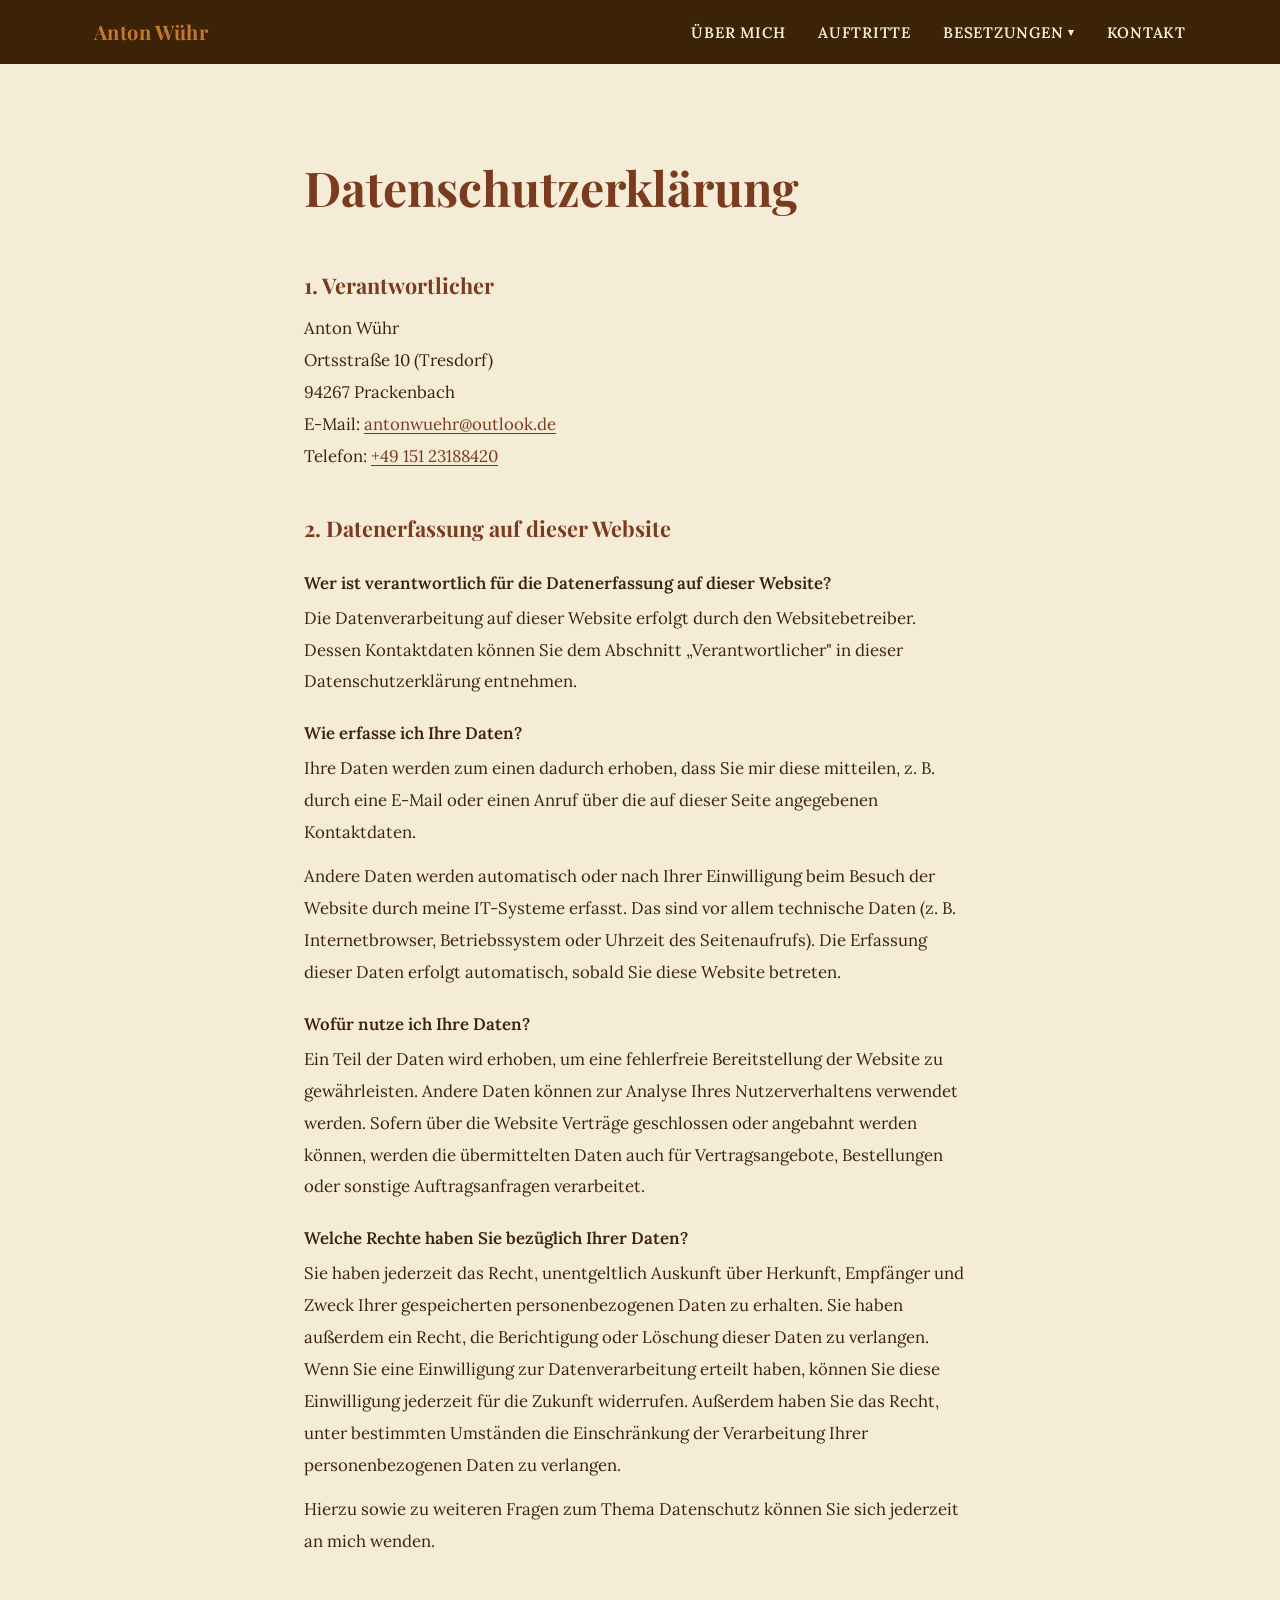
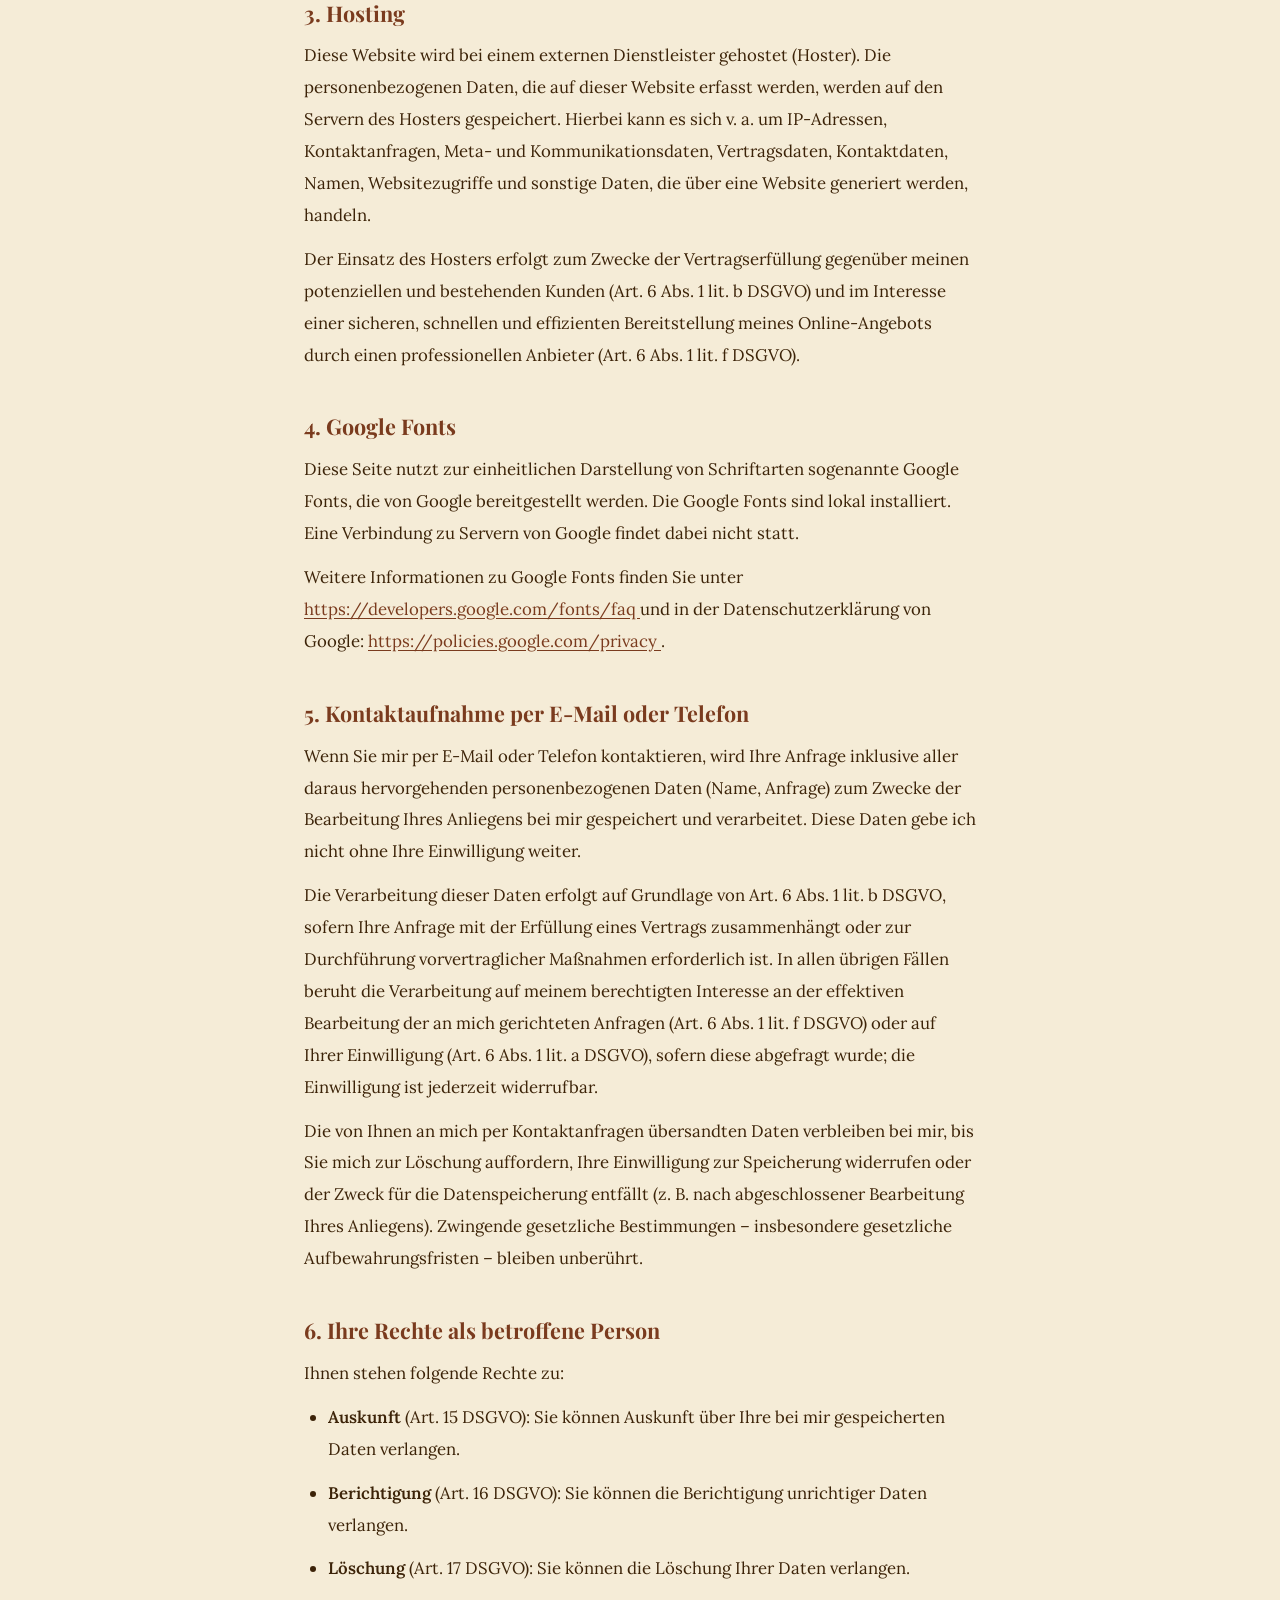
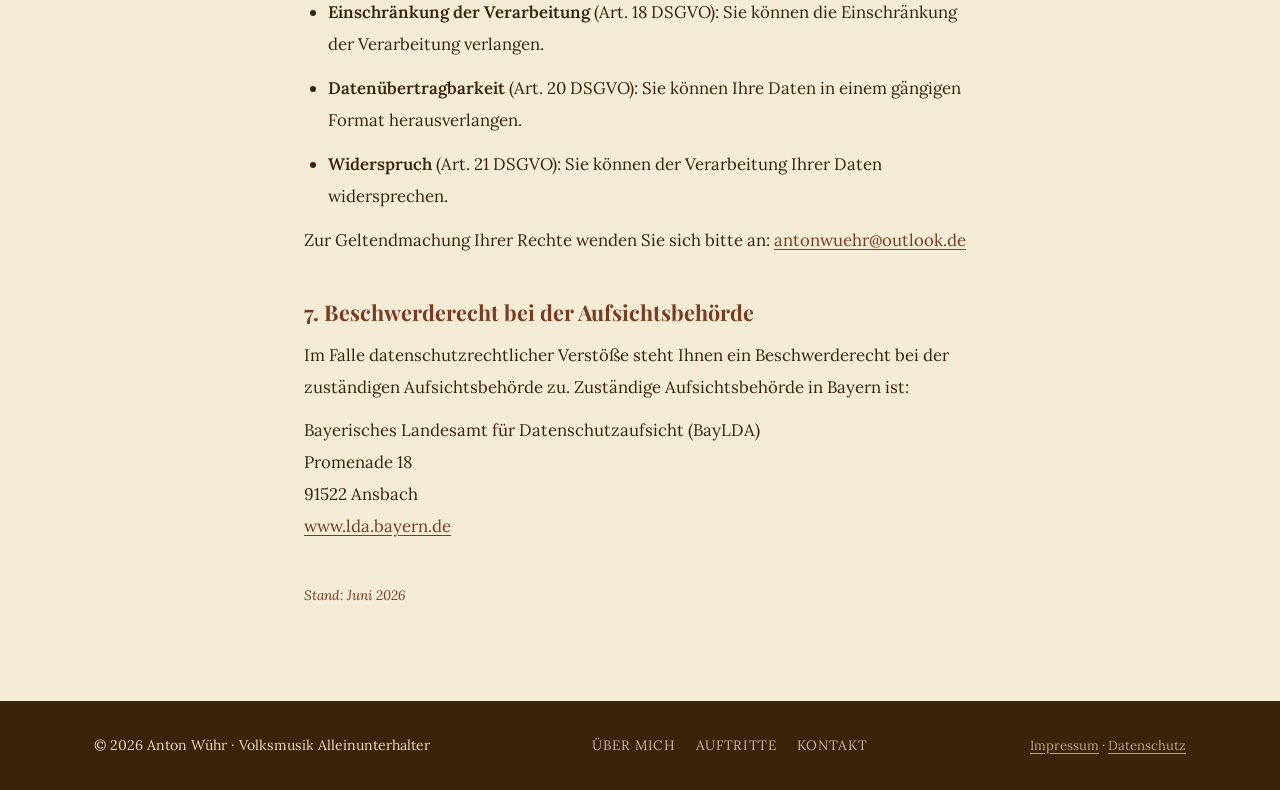
<file: datenschutz.html>
<!DOCTYPE html>
<html lang="de">
<head>
  <meta charset="UTF-8">
  <meta name="viewport" content="width=device-width, initial-scale=1.0">
  <meta name="robots" content="noindex, nofollow">
  <title>Datenschutzerklärung – Anton Wühr</title>
  <link rel="stylesheet" href="css/fonts.css">
  <link rel="stylesheet" href="css/style.css">
  <style>
    .legal-page { padding-block: 5rem; background: var(--color-cream); min-height: 60vh; }
    .legal-page h1 { font-family: var(--font-heading); font-size: clamp(2rem, 5vw, 3rem); color: var(--color-chestnut); margin-bottom: 2rem; }
    .legal-page h2 { font-family: var(--font-heading); font-size: 1.35rem; color: var(--color-chestnut); margin-top: 2.25rem; margin-bottom: 0.5rem; }
    .legal-page h3 { font-family: var(--font-body); font-size: 1.05rem; font-weight: 600; color: var(--color-bark); margin-top: 1.25rem; margin-bottom: 0.3rem; }
    .legal-page p, .legal-page address, .legal-page li { line-height: 1.9; margin-bottom: 0.75rem; font-style: normal; }
    .legal-page ul { padding-left: 1.5rem; list-style: disc; }
    .legal-page a { color: var(--color-chestnut); }
    .legal-content { max-width: 720px; }
  </style>
</head>
<body>

  <header id="site-header">
    <nav class="nav-container" role="navigation" aria-label="Hauptnavigation">
      <a class="nav-logo" href="index.html">Anton Wühr</a>
      <button class="nav-toggle" aria-label="Menü öffnen" aria-expanded="false" aria-controls="nav-menu">
        <span class="hamburger"></span>
      </button>
      <ul id="nav-menu" class="nav-links" role="list">
        <li><a href="index.html#ueber-mich">Über mich</a></li>
        <li><a href="index.html#auftritte">Auftritte</a></li>
        <li class="nav-dropdown">
          <button class="nav-dropdown-toggle" aria-expanded="false" aria-haspopup="true">
            Besetzungen <span class="nav-dropdown-arrow">▾</span>
          </button>
          <ul class="nav-dropdown-menu" role="menu">
            <li><a href="hausbeng-buam.html">Hausbeng Buam</a></li>
            <li><a href="surhaxxenfresser.html">Surhaxxenfresser</a></li>
            <li><span>Arberwoidtrio</span></li>
            <li><span>Hoibgscharig</span></li>
          </ul>
        </li>
        <li><a href="index.html#kontakt">Kontakt</a></li>
      </ul>
    </nav>
  </header>

  <main>
    <section class="legal-page">
      <div class="container legal-content">
        <h1>Datenschutzerklärung</h1>

        <h2>1. Verantwortlicher</h2>
        <address>
          Anton Wühr<br>
          Ortsstraße 10 (Tresdorf)<br>
          94267 Prackenbach<br>
          E-Mail: <a href="mailto:antonwuehr@outlook.de">antonwuehr@outlook.de</a><br>
          Telefon: <a href="tel:+4915123188420">+49 151 23188420</a>
        </address>

        <h2>2. Datenerfassung auf dieser Website</h2>

        <h3>Wer ist verantwortlich für die Datenerfassung auf dieser Website?</h3>
        <p>
          Die Datenverarbeitung auf dieser Website erfolgt durch den Websitebetreiber.
          Dessen Kontaktdaten können Sie dem Abschnitt „Verantwortlicher" in dieser
          Datenschutzerklärung entnehmen.
        </p>

        <h3>Wie erfasse ich Ihre Daten?</h3>
        <p>
          Ihre Daten werden zum einen dadurch erhoben, dass Sie mir diese mitteilen,
          z.&nbsp;B. durch eine E-Mail oder einen Anruf über die auf dieser Seite angegebenen
          Kontaktdaten.
        </p>
        <p>
          Andere Daten werden automatisch oder nach Ihrer Einwilligung beim Besuch der
          Website durch meine IT-Systeme erfasst. Das sind vor allem technische Daten
          (z.&nbsp;B. Internetbrowser, Betriebssystem oder Uhrzeit des Seitenaufrufs).
          Die Erfassung dieser Daten erfolgt automatisch, sobald Sie diese Website betreten.
        </p>

        <h3>Wofür nutze ich Ihre Daten?</h3>
        <p>
          Ein Teil der Daten wird erhoben, um eine fehlerfreie Bereitstellung der Website
          zu gewährleisten. Andere Daten können zur Analyse Ihres Nutzerverhaltens verwendet
          werden. Sofern über die Website Verträge geschlossen oder angebahnt werden können,
          werden die übermittelten Daten auch für Vertragsangebote, Bestellungen oder
          sonstige Auftragsanfragen verarbeitet.
        </p>

        <h3>Welche Rechte haben Sie bezüglich Ihrer Daten?</h3>
        <p>
          Sie haben jederzeit das Recht, unentgeltlich Auskunft über Herkunft, Empfänger
          und Zweck Ihrer gespeicherten personenbezogenen Daten zu erhalten. Sie haben
          außerdem ein Recht, die Berichtigung oder Löschung dieser Daten zu verlangen.
          Wenn Sie eine Einwilligung zur Datenverarbeitung erteilt haben, können Sie diese
          Einwilligung jederzeit für die Zukunft widerrufen. Außerdem haben Sie das Recht,
          unter bestimmten Umständen die Einschränkung der Verarbeitung Ihrer
          personenbezogenen Daten zu verlangen.
        </p>
        <p>
          Hierzu sowie zu weiteren Fragen zum Thema Datenschutz können Sie sich jederzeit
          an mich wenden.
        </p>

        <h2>3. Hosting</h2>
        <p>
          Diese Website wird bei einem externen Dienstleister gehostet (Hoster). Die
          personenbezogenen Daten, die auf dieser Website erfasst werden, werden auf den
          Servern des Hosters gespeichert. Hierbei kann es sich v.&nbsp;a. um IP-Adressen,
          Kontaktanfragen, Meta- und Kommunikationsdaten, Vertragsdaten, Kontaktdaten,
          Namen, Websitezugriffe und sonstige Daten, die über eine Website generiert werden,
          handeln.
        </p>
        <p>
          Der Einsatz des Hosters erfolgt zum Zwecke der Vertragserfüllung gegenüber meinen
          potenziellen und bestehenden Kunden (Art. 6 Abs. 1 lit. b DSGVO) und im Interesse
          einer sicheren, schnellen und effizienten Bereitstellung meines Online-Angebots
          durch einen professionellen Anbieter (Art. 6 Abs. 1 lit. f DSGVO).
        </p>

        <h2>4. Google Fonts</h2>
        <p>
          Diese Seite nutzt zur einheitlichen Darstellung von Schriftarten sogenannte
          Google Fonts, die von Google bereitgestellt werden. Die Google Fonts sind lokal
          installiert. Eine Verbindung zu Servern von Google findet dabei nicht statt.
        </p>
        <p>
          Weitere Informationen zu Google Fonts finden Sie unter
          <a href="https://developers.google.com/fonts/faq" target="_blank" rel="noopener noreferrer">
            https://developers.google.com/fonts/faq
          </a>
          und in der Datenschutzerklärung von Google:
          <a href="https://policies.google.com/privacy" target="_blank" rel="noopener noreferrer">
            https://policies.google.com/privacy
          </a>.
        </p>

        <h2>5. Kontaktaufnahme per E-Mail oder Telefon</h2>
        <p>
          Wenn Sie mir per E-Mail oder Telefon kontaktieren, wird Ihre Anfrage inklusive
          aller daraus hervorgehenden personenbezogenen Daten (Name, Anfrage) zum Zwecke
          der Bearbeitung Ihres Anliegens bei mir gespeichert und verarbeitet. Diese Daten
          gebe ich nicht ohne Ihre Einwilligung weiter.
        </p>
        <p>
          Die Verarbeitung dieser Daten erfolgt auf Grundlage von Art. 6 Abs. 1 lit. b
          DSGVO, sofern Ihre Anfrage mit der Erfüllung eines Vertrags zusammenhängt oder
          zur Durchführung vorvertraglicher Maßnahmen erforderlich ist. In allen übrigen
          Fällen beruht die Verarbeitung auf meinem berechtigten Interesse an der
          effektiven Bearbeitung der an mich gerichteten Anfragen (Art. 6 Abs. 1 lit. f
          DSGVO) oder auf Ihrer Einwilligung (Art. 6 Abs. 1 lit. a DSGVO), sofern diese
          abgefragt wurde; die Einwilligung ist jederzeit widerrufbar.
        </p>
        <p>
          Die von Ihnen an mich per Kontaktanfragen übersandten Daten verbleiben bei mir,
          bis Sie mich zur Löschung auffordern, Ihre Einwilligung zur Speicherung widerrufen
          oder der Zweck für die Datenspeicherung entfällt (z.&nbsp;B. nach abgeschlossener
          Bearbeitung Ihres Anliegens). Zwingende gesetzliche Bestimmungen – insbesondere
          gesetzliche Aufbewahrungsfristen – bleiben unberührt.
        </p>

        <h2>6. Ihre Rechte als betroffene Person</h2>
        <p>Ihnen stehen folgende Rechte zu:</p>
        <ul>
          <li><strong>Auskunft</strong> (Art. 15 DSGVO): Sie können Auskunft über Ihre bei mir gespeicherten Daten verlangen.</li>
          <li><strong>Berichtigung</strong> (Art. 16 DSGVO): Sie können die Berichtigung unrichtiger Daten verlangen.</li>
          <li><strong>Löschung</strong> (Art. 17 DSGVO): Sie können die Löschung Ihrer Daten verlangen.</li>
          <li><strong>Einschränkung der Verarbeitung</strong> (Art. 18 DSGVO): Sie können die Einschränkung der Verarbeitung verlangen.</li>
          <li><strong>Datenübertragbarkeit</strong> (Art. 20 DSGVO): Sie können Ihre Daten in einem gängigen Format herausverlangen.</li>
          <li><strong>Widerspruch</strong> (Art. 21 DSGVO): Sie können der Verarbeitung Ihrer Daten widersprechen.</li>
        </ul>
        <p>
          Zur Geltendmachung Ihrer Rechte wenden Sie sich bitte an:
          <a href="mailto:antonwuehr@outlook.de">antonwuehr@outlook.de</a>
        </p>

        <h2>7. Beschwerderecht bei der Aufsichtsbehörde</h2>
        <p>
          Im Falle datenschutzrechtlicher Verstöße steht Ihnen ein Beschwerderecht bei
          der zuständigen Aufsichtsbehörde zu. Zuständige Aufsichtsbehörde in Bayern ist:
        </p>
        <address>
          Bayerisches Landesamt für Datenschutzaufsicht (BayLDA)<br>
          Promenade 18<br>
          91522 Ansbach<br>
          <a href="https://www.lda.bayern.de" target="_blank" rel="noopener noreferrer">www.lda.bayern.de</a>
        </address>

        <p style="margin-top: 2.5rem; font-size: 0.85rem; color: var(--color-chestnut); font-style: italic;">
          Stand: Juni 2026
        </p>
      </div>
    </section>
  </main>

  <footer id="site-footer">
    <div class="container footer-inner">
      <p class="footer-copy">&copy; <span id="year"></span> Anton Wühr &middot; Volksmusik Alleinunterhalter</p>
      <nav class="footer-nav" aria-label="Footer-Navigation">
        <a href="index.html#ueber-mich">Über mich</a>
        <a href="index.html#auftritte">Auftritte</a>
        <a href="index.html#kontakt">Kontakt</a>
      </nav>
      <p class="footer-legal">
        <a href="impressum.html">Impressum</a> &middot; <a href="datenschutz.html">Datenschutz</a>
      </p>
    </div>
  </footer>

  <script src="js/main.js" defer></script>
</body>
</html>
</file>
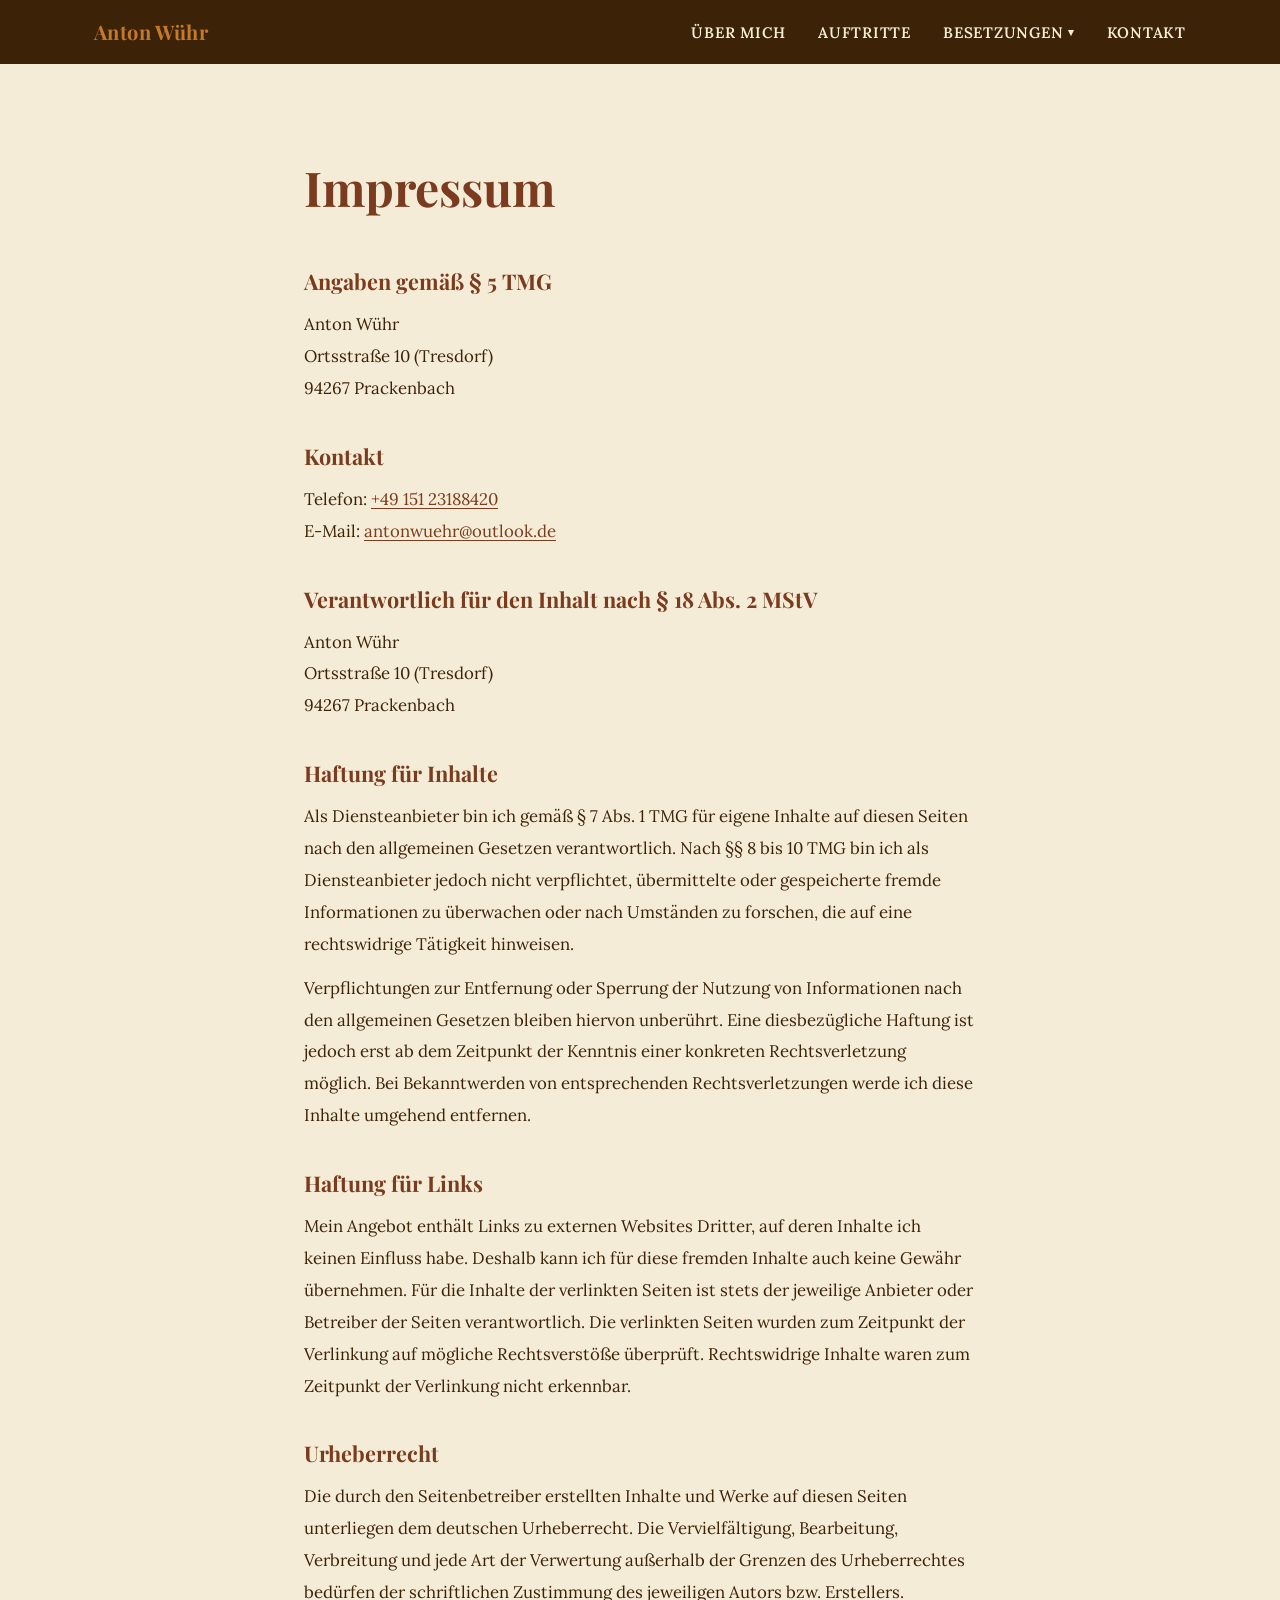
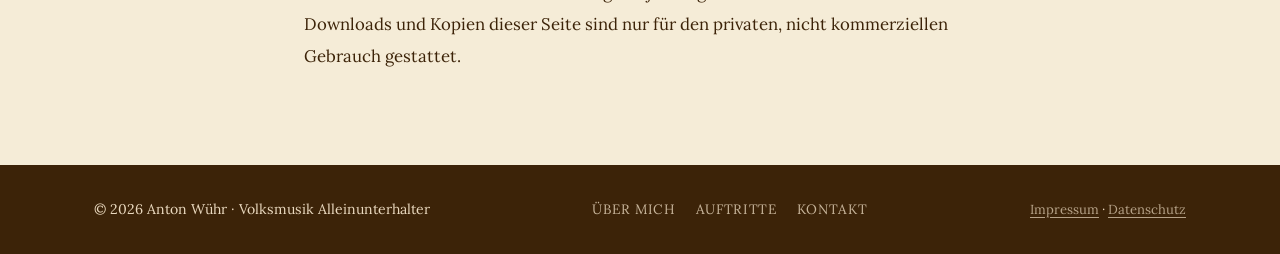
<file: impressum.html>
<!DOCTYPE html>
<html lang="de">
<head>
  <meta charset="UTF-8">
  <meta name="viewport" content="width=device-width, initial-scale=1.0">
  <meta name="robots" content="noindex, nofollow">
  <title>Impressum – Anton Wühr</title>
  <link rel="stylesheet" href="css/fonts.css">
  <link rel="stylesheet" href="css/style.css">
  <style>
    .legal-page { padding-block: 5rem; background: var(--color-cream); min-height: 60vh; }
    .legal-page h1 { font-family: var(--font-heading); font-size: clamp(2rem, 5vw, 3rem); color: var(--color-chestnut); margin-bottom: 2rem; }
    .legal-page h2 { font-family: var(--font-heading); font-size: 1.35rem; color: var(--color-chestnut); margin-top: 2rem; margin-bottom: 0.5rem; }
    .legal-page p, .legal-page address { line-height: 1.9; margin-bottom: 0.75rem; font-style: normal; }
    .legal-page a { color: var(--color-chestnut); }
    .legal-content { max-width: 720px; }
  </style>
</head>
<body>

  <header id="site-header">
    <nav class="nav-container" role="navigation" aria-label="Hauptnavigation">
      <a class="nav-logo" href="index.html">Anton Wühr</a>
      <button class="nav-toggle" aria-label="Menü öffnen" aria-expanded="false" aria-controls="nav-menu">
        <span class="hamburger"></span>
      </button>
      <ul id="nav-menu" class="nav-links" role="list">
        <li><a href="index.html#ueber-mich">Über mich</a></li>
        <li><a href="index.html#auftritte">Auftritte</a></li>
        <li class="nav-dropdown">
          <button class="nav-dropdown-toggle" aria-expanded="false" aria-haspopup="true">
            Besetzungen <span class="nav-dropdown-arrow">▾</span>
          </button>
          <ul class="nav-dropdown-menu" role="menu">
            <li><a href="hausbeng-buam.html">Hausbeng Buam</a></li>
            <li><a href="surhaxxenfresser.html">Surhaxxenfresser</a></li>
            <li><span>Arberwoidtrio</span></li>
            <li><span>Hoibgscharig</span></li>
          </ul>
        </li>
        <li><a href="index.html#kontakt">Kontakt</a></li>
      </ul>
    </nav>
  </header>

  <main>
    <section class="legal-page">
      <div class="container legal-content">
        <h1>Impressum</h1>

        <h2>Angaben gemäß § 5 TMG</h2>
        <address>
          Anton Wühr<br>
          Ortsstraße 10 (Tresdorf)<br>
          94267 Prackenbach
        </address>

        <h2>Kontakt</h2>
        <p>
          Telefon: <a href="tel:+4915123188420">+49 151 23188420</a><br>
          E-Mail: <a href="mailto:antonwuehr@outlook.de">antonwuehr@outlook.de</a>
        </p>

        <h2>Verantwortlich für den Inhalt nach § 18 Abs. 2 MStV</h2>
        <address>
          Anton Wühr<br>
          Ortsstraße 10 (Tresdorf)<br>
          94267 Prackenbach
        </address>

        <h2>Haftung für Inhalte</h2>
        <p>
          Als Diensteanbieter bin ich gemäß § 7 Abs. 1 TMG für eigene Inhalte auf diesen Seiten
          nach den allgemeinen Gesetzen verantwortlich. Nach §§ 8 bis 10 TMG bin ich als
          Diensteanbieter jedoch nicht verpflichtet, übermittelte oder gespeicherte fremde
          Informationen zu überwachen oder nach Umständen zu forschen, die auf eine rechtswidrige
          Tätigkeit hinweisen.
        </p>
        <p>
          Verpflichtungen zur Entfernung oder Sperrung der Nutzung von Informationen nach den
          allgemeinen Gesetzen bleiben hiervon unberührt. Eine diesbezügliche Haftung ist jedoch
          erst ab dem Zeitpunkt der Kenntnis einer konkreten Rechtsverletzung möglich. Bei
          Bekanntwerden von entsprechenden Rechtsverletzungen werde ich diese Inhalte umgehend
          entfernen.
        </p>

        <h2>Haftung für Links</h2>
        <p>
          Mein Angebot enthält Links zu externen Websites Dritter, auf deren Inhalte ich keinen
          Einfluss habe. Deshalb kann ich für diese fremden Inhalte auch keine Gewähr übernehmen.
          Für die Inhalte der verlinkten Seiten ist stets der jeweilige Anbieter oder Betreiber
          der Seiten verantwortlich. Die verlinkten Seiten wurden zum Zeitpunkt der Verlinkung
          auf mögliche Rechtsverstöße überprüft. Rechtswidrige Inhalte waren zum Zeitpunkt der
          Verlinkung nicht erkennbar.
        </p>

        <h2>Urheberrecht</h2>
        <p>
          Die durch den Seitenbetreiber erstellten Inhalte und Werke auf diesen Seiten unterliegen
          dem deutschen Urheberrecht. Die Vervielfältigung, Bearbeitung, Verbreitung und jede Art
          der Verwertung außerhalb der Grenzen des Urheberrechtes bedürfen der schriftlichen
          Zustimmung des jeweiligen Autors bzw. Erstellers. Downloads und Kopien dieser Seite sind
          nur für den privaten, nicht kommerziellen Gebrauch gestattet.
        </p>
      </div>
    </section>
  </main>

  <footer id="site-footer">
    <div class="container footer-inner">
      <p class="footer-copy">&copy; <span id="year"></span> Anton Wühr &middot; Volksmusik Alleinunterhalter</p>
      <nav class="footer-nav" aria-label="Footer-Navigation">
        <a href="index.html#ueber-mich">Über mich</a>
        <a href="index.html#auftritte">Auftritte</a>
        <a href="index.html#kontakt">Kontakt</a>
      </nav>
      <p class="footer-legal">
        <a href="impressum.html">Impressum</a> &middot; <a href="datenschutz.html">Datenschutz</a>
      </p>
    </div>
  </footer>

  <script src="js/main.js" defer></script>
</body>
</html>
</file>
<file: css/fonts.css>
/* Lokal gehostete Schriften - DSGVO-konform, keine Verbindung zu Google. */
/* Erzeugt aus Google Fonts (Playfair Display, Lora) - OFL-Lizenz. */

@font-face {
  font-family: 'Lora';
  font-style: italic;
  font-weight: 400;
  font-display: swap;
  src: url('../fonts/lora-400-italic-latin-ext.woff2') format('woff2');
  unicode-range: U+0100-02BA, U+02BD-02C5, U+02C7-02CC, U+02CE-02D7, U+02DD-02FF, U+0304, U+0308, U+0329, U+1D00-1DBF, U+1E00-1E9F, U+1EF2-1EFF, U+2020, U+20A0-20AB, U+20AD-20C0, U+2113, U+2C60-2C7F, U+A720-A7FF;
}
@font-face {
  font-family: 'Lora';
  font-style: italic;
  font-weight: 400;
  font-display: swap;
  src: url('../fonts/lora-400-italic-latin.woff2') format('woff2');
  unicode-range: U+0000-00FF, U+0131, U+0152-0153, U+02BB-02BC, U+02C6, U+02DA, U+02DC, U+0304, U+0308, U+0329, U+2000-206F, U+20AC, U+2122, U+2191, U+2193, U+2212, U+2215, U+FEFF, U+FFFD;
}
@font-face {
  font-family: 'Lora';
  font-style: normal;
  font-weight: 400;
  font-display: swap;
  src: url('../fonts/lora-400-normal-latin-ext.woff2') format('woff2');
  unicode-range: U+0100-02BA, U+02BD-02C5, U+02C7-02CC, U+02CE-02D7, U+02DD-02FF, U+0304, U+0308, U+0329, U+1D00-1DBF, U+1E00-1E9F, U+1EF2-1EFF, U+2020, U+20A0-20AB, U+20AD-20C0, U+2113, U+2C60-2C7F, U+A720-A7FF;
}
@font-face {
  font-family: 'Lora';
  font-style: normal;
  font-weight: 400;
  font-display: swap;
  src: url('../fonts/lora-400-normal-latin.woff2') format('woff2');
  unicode-range: U+0000-00FF, U+0131, U+0152-0153, U+02BB-02BC, U+02C6, U+02DA, U+02DC, U+0304, U+0308, U+0329, U+2000-206F, U+20AC, U+2122, U+2191, U+2193, U+2212, U+2215, U+FEFF, U+FFFD;
}
@font-face {
  font-family: 'Lora';
  font-style: normal;
  font-weight: 600;
  font-display: swap;
  src: url('../fonts/lora-600-normal-latin-ext.woff2') format('woff2');
  unicode-range: U+0100-02BA, U+02BD-02C5, U+02C7-02CC, U+02CE-02D7, U+02DD-02FF, U+0304, U+0308, U+0329, U+1D00-1DBF, U+1E00-1E9F, U+1EF2-1EFF, U+2020, U+20A0-20AB, U+20AD-20C0, U+2113, U+2C60-2C7F, U+A720-A7FF;
}
@font-face {
  font-family: 'Lora';
  font-style: normal;
  font-weight: 600;
  font-display: swap;
  src: url('../fonts/lora-600-normal-latin.woff2') format('woff2');
  unicode-range: U+0000-00FF, U+0131, U+0152-0153, U+02BB-02BC, U+02C6, U+02DA, U+02DC, U+0304, U+0308, U+0329, U+2000-206F, U+20AC, U+2122, U+2191, U+2193, U+2212, U+2215, U+FEFF, U+FFFD;
}
@font-face {
  font-family: 'Playfair Display';
  font-style: italic;
  font-weight: 400;
  font-display: swap;
  src: url('../fonts/playfair-display-400-italic-latin-ext.woff2') format('woff2');
  unicode-range: U+0100-02BA, U+02BD-02C5, U+02C7-02CC, U+02CE-02D7, U+02DD-02FF, U+0304, U+0308, U+0329, U+1D00-1DBF, U+1E00-1E9F, U+1EF2-1EFF, U+2020, U+20A0-20AB, U+20AD-20C0, U+2113, U+2C60-2C7F, U+A720-A7FF;
}
@font-face {
  font-family: 'Playfair Display';
  font-style: italic;
  font-weight: 400;
  font-display: swap;
  src: url('../fonts/playfair-display-400-italic-latin.woff2') format('woff2');
  unicode-range: U+0000-00FF, U+0131, U+0152-0153, U+02BB-02BC, U+02C6, U+02DA, U+02DC, U+0304, U+0308, U+0329, U+2000-206F, U+20AC, U+2122, U+2191, U+2193, U+2212, U+2215, U+FEFF, U+FFFD;
}
@font-face {
  font-family: 'Playfair Display';
  font-style: normal;
  font-weight: 700;
  font-display: swap;
  src: url('../fonts/playfair-display-700-normal-latin-ext.woff2') format('woff2');
  unicode-range: U+0100-02BA, U+02BD-02C5, U+02C7-02CC, U+02CE-02D7, U+02DD-02FF, U+0304, U+0308, U+0329, U+1D00-1DBF, U+1E00-1E9F, U+1EF2-1EFF, U+2020, U+20A0-20AB, U+20AD-20C0, U+2113, U+2C60-2C7F, U+A720-A7FF;
}
@font-face {
  font-family: 'Playfair Display';
  font-style: normal;
  font-weight: 700;
  font-display: swap;
  src: url('../fonts/playfair-display-700-normal-latin.woff2') format('woff2');
  unicode-range: U+0000-00FF, U+0131, U+0152-0153, U+02BB-02BC, U+02C6, U+02DA, U+02DC, U+0304, U+0308, U+0329, U+2000-206F, U+20AC, U+2122, U+2191, U+2193, U+2212, U+2215, U+FEFF, U+FFFD;
}
</file>
<file: css/style.css>
/* =========================================================
   Anton Wühr — Volksmusik Alleinunterhalter
   Style sheet: traditional/rustic Bavarian folk aesthetic
   ========================================================= */

/* ----- Custom Properties ----- */
:root {
  --color-bark:      #3C2308;
  --color-chestnut:  #7A3B1E;
  --color-amber:     #C47A2B;
  --color-amber-light: #D9943E;
  --color-cream:     #F5ECD7;
  --color-linen:     #EAD9BF;
  --color-sage:      #6B7D5C;
  --color-white:     #FDFAF5;

  --font-heading: 'Playfair Display', Georgia, serif;
  --font-body:    'Lora', Georgia, serif;

  --nav-height: 64px;
  --radius: 2px;
  --transition: 0.25s ease;
}

/* ----- Reset & Base ----- */
*, *::before, *::after {
  box-sizing: border-box;
  margin: 0;
  padding: 0;
}

html {
  scroll-behavior: smooth;
  font-size: 16px;
}

body {
  font-family: var(--font-body);
  font-size: 1.05rem;
  line-height: 1.8;
  color: var(--color-bark);
  background-color: var(--color-cream);
}

img {
  display: block;
  max-width: 100%;
  height: auto;
}

a {
  color: var(--color-chestnut);
  text-decoration: underline;
  text-underline-offset: 3px;
  transition: color var(--transition);
}

a:hover {
  color: var(--color-amber);
}

ul {
  list-style: none;
}

/* ----- Layout Utilities ----- */
.container {
  max-width: 1140px;
  margin-inline: auto;
  padding-inline: 1.5rem;
}

.two-col {
  display: grid;
  gap: 3rem;
  grid-template-columns: 1fr;
}

@media (min-width: 900px) {
  .two-col {
    grid-template-columns: 1fr 1fr;
    align-items: start;
  }
}

/* ----- Buttons ----- */
.btn {
  display: inline-block;
  padding: 0.7em 2em;
  border-radius: var(--radius);
  font-family: var(--font-body);
  font-size: 0.95rem;
  font-weight: 600;
  letter-spacing: 0.04em;
  text-decoration: none;
  cursor: pointer;
  transition: filter var(--transition), background var(--transition), color var(--transition);
}

.btn-primary {
  background: var(--color-amber);
  color: var(--color-bark);
  border: 2px solid var(--color-amber);
}

.btn-primary:hover {
  background: var(--color-amber-light);
  border-color: var(--color-amber-light);
  color: var(--color-bark);
  filter: none;
}

.btn-secondary {
  background: transparent;
  color: var(--color-chestnut);
  border: 2px solid var(--color-chestnut);
}

.btn-secondary:hover {
  background: var(--color-chestnut);
  color: var(--color-white);
}

/* ----- Navigation ----- */
#site-header {
  position: sticky;
  top: 0;
  z-index: 100;
  background: var(--color-bark);
  height: var(--nav-height);
  transition: box-shadow var(--transition);
}

#site-header.scrolled {
  box-shadow: 0 2px 16px rgba(0, 0, 0, 0.45);
}

.nav-container {
  max-width: 1140px;
  margin-inline: auto;
  padding-inline: 1.5rem;
  height: 100%;
  display: flex;
  align-items: center;
  justify-content: space-between;
}

.nav-logo {
  font-family: var(--font-heading);
  font-size: 1.25rem;
  font-weight: 700;
  color: var(--color-amber);
  text-decoration: none;
  letter-spacing: 0.02em;
  flex-shrink: 0;
}

.nav-logo:hover {
  color: var(--color-amber-light);
}

.nav-links {
  display: flex;
  gap: 2rem;
  align-items: center;
}

.nav-links a {
  font-family: var(--font-body);
  font-size: 0.95rem;
  font-weight: 600;
  color: var(--color-cream);
  text-decoration: none;
  letter-spacing: 0.05em;
  text-transform: uppercase;
  padding-block: 0.25em;
  border-bottom: 2px solid transparent;
  transition: color var(--transition), border-color var(--transition);
}

.nav-links a:hover {
  color: var(--color-amber);
  border-bottom-color: var(--color-amber);
}

/* Dropdown nav */
.nav-dropdown {
  position: relative;
}

.nav-dropdown-toggle {
  -webkit-appearance: none;
  appearance: none;
  font-family: var(--font-body);
  font-size: 0.95rem;
  font-weight: 600;
  color: var(--color-cream);
  background: none;
  border: none;
  border-bottom: 2px solid transparent;
  cursor: pointer;
  letter-spacing: 0.05em;
  text-transform: uppercase;
  padding-block: 0.25em;
  padding-inline: 0;
  margin: 0;
  display: inline-flex;
  align-items: center;
  gap: 0.3em;
  transition: color var(--transition), border-color var(--transition);
}

.nav-dropdown-toggle:hover,
.nav-dropdown.is-open .nav-dropdown-toggle {
  color: var(--color-amber);
  border-bottom-color: var(--color-amber);
}

.nav-dropdown-arrow {
  font-size: 0.7em;
  transition: transform 0.2s ease;
}

.nav-dropdown.is-open .nav-dropdown-arrow {
  transform: rotate(180deg);
}

.nav-dropdown-menu {
  display: none;
  position: absolute;
  top: calc(100% + 0.75rem);
  left: 50%;
  transform: translateX(-50%);
  background: var(--color-bark);
  border-radius: var(--radius);
  box-shadow: 0 4px 16px rgba(0,0,0,0.25);
  min-width: 200px;
  padding: 0.5rem 0;
  z-index: 100;
  list-style: none;
}

.nav-dropdown.is-open .nav-dropdown-menu {
  display: block;
}

.nav-dropdown-menu li a,
.nav-dropdown-menu li span {
  display: block;
  padding: 0.65rem 1.2rem;
  font-family: var(--font-body);
  font-size: 0.9rem;
  font-weight: 600;
  color: var(--color-cream);
  text-decoration: none;
  letter-spacing: 0.04em;
  transition: background var(--transition), color var(--transition);
  border-bottom: none;
}

.nav-dropdown-menu li a:hover {
  background: rgba(255,255,255,0.08);
  color: var(--color-amber);
}

.nav-dropdown-menu li span {
  opacity: 0.45;
  cursor: default;
}

/* Hamburger button */
.nav-toggle {
  display: none;
  background: none;
  border: none;
  cursor: pointer;
  padding: 0.5rem;
  color: var(--color-cream);
}

.hamburger,
.hamburger::before,
.hamburger::after {
  display: block;
  width: 24px;
  height: 2px;
  background: currentColor;
  transition: transform var(--transition), opacity var(--transition);
}

.hamburger {
  position: relative;
}

.hamburger::before,
.hamburger::after {
  content: '';
  position: absolute;
  left: 0;
}

.hamburger::before { top: -7px; }
.hamburger::after  { top:  7px; }

/* Open state */
.nav-toggle[aria-expanded="true"] .hamburger {
  background: transparent;
}
.nav-toggle[aria-expanded="true"] .hamburger::before {
  transform: rotate(45deg) translate(5px, 5px);
}
.nav-toggle[aria-expanded="true"] .hamburger::after {
  transform: rotate(-45deg) translate(5px, -5px);
}

@media (max-width: 699px) {
  .nav-toggle {
    display: block;
  }

  .nav-links {
    position: absolute;
    top: var(--nav-height);
    left: 0;
    right: 0;
    background: var(--color-bark);
    flex-direction: column;
    gap: 0;
    padding-block: 1rem;
    display: none;
    border-top: 1px solid rgba(255,255,255,0.1);
  }

  .nav-links.is-open {
    display: flex;
  }

  .nav-links li {
    width: 100%;
    text-align: center;
  }

  .nav-links a {
    display: block;
    padding: 0.85rem 1.5rem;
    border-bottom: none;
  }

  .nav-dropdown-toggle {
    width: 100%;
    justify-content: center;
    padding: 0.85rem 1.5rem;
  }

  .nav-dropdown-menu {
    display: none;
    position: static;
    transform: none;
    box-shadow: none;
    background: rgba(255,255,255,0.06);
    border-radius: 0;
    padding: 0;
  }

  .nav-dropdown.is-open .nav-dropdown-menu {
    display: block;
  }

  .nav-dropdown-menu li a,
  .nav-dropdown-menu li span {
    text-align: center;
    padding: 0.65rem 1.5rem;
  }
}

/* ----- Hero ----- */
#hero {
  position: relative;
  min-height: 100vh;
  min-height: 100svh;
  display: flex;
  align-items: center;
  justify-content: center;
  text-align: center;
  background-color: var(--color-chestnut);
  background-image: url('../img/hero-bg.jpg');
  background-size: cover;
  background-position: center 40%;
  padding-inline: 1.5rem;
}

.hero-overlay {
  position: absolute;
  inset: 0;
  background: rgba(35, 14, 3, 0.62);
}

.hero-content {
  position: relative;
  z-index: 1;
  max-width: 720px;
}

.hero-eyebrow {
  font-family: var(--font-body);
  font-style: italic;
  font-size: 1rem;
  color: var(--color-amber-light);
  letter-spacing: 0.1em;
  margin-bottom: 0.5rem;
  text-transform: uppercase;
}

.hero-content h1 {
  font-family: var(--font-heading);
  font-size: clamp(3rem, 8vw, 6rem);
  font-weight: 700;
  color: var(--color-white);
  line-height: 1.1;
  margin-bottom: 0.4rem;
  text-shadow: 0 2px 12px rgba(0,0,0,0.5);
}

.hero-subtitle {
  font-family: var(--font-body);
  font-size: clamp(1rem, 2.5vw, 1.4rem);
  color: var(--color-amber-light);
  letter-spacing: 0.12em;
  text-transform: uppercase;
  margin-bottom: 0.75rem;
}

.hero-tagline {
  font-family: var(--font-heading);
  font-style: italic;
  font-size: clamp(1.1rem, 2.5vw, 1.5rem);
  color: var(--color-cream);
  margin-bottom: 2rem;
  opacity: 0.9;
}

/* ----- Über mich ----- */
#ueber-mich {
  padding-block: 5rem;
  background: var(--color-cream);
}

.portrait-wrap {
  display: flex;
  justify-content: center;
}

.portrait-wrap img {
  width: 100%;
  max-width: 380px;
  border: 4px solid var(--color-amber);
  box-shadow: 6px 6px 0 var(--color-linen), 8px 8px 0 var(--color-amber);
  object-fit: cover;
  border-radius: var(--radius);
  background: var(--color-linen);
  aspect-ratio: 4 / 5;
}

.foto-slideshow {
  position: relative;
  width: 100%;
  max-width: 380px;
}

.slideshow-prev,
.slideshow-next {
  position: absolute;
  top: 50%;
  transform: translateY(-50%);
  background: rgba(60, 35, 8, 0.55);
  color: white;
  border: none;
  font-size: 2rem;
  line-height: 1;
  padding: 0.3rem 0.7rem;
  cursor: pointer;
  border-radius: var(--radius);
  transition: background 0.2s;
  z-index: 1;
}

.slideshow-prev:hover,
.slideshow-next:hover {
  background: rgba(60, 35, 8, 0.9);
}

.slideshow-prev { left: 0.5rem; }
.slideshow-next { right: 0.5rem; }

.bio h2 {
  font-family: var(--font-heading);
  font-size: clamp(1.8rem, 4vw, 2.8rem);
  color: var(--color-chestnut);
  margin-bottom: 1.25rem;
  line-height: 1.2;
}

.bio h3 {
  font-family: var(--font-heading);
  font-size: 1.2rem;
  color: var(--color-chestnut);
  margin-top: 1.5rem;
  margin-bottom: 0.5rem;
}

.bio p {
  margin-bottom: 1rem;
  color: var(--color-bark);
}

.instrument-list {
  display: flex;
  flex-wrap: wrap;
  gap: 0.5rem;
  margin-bottom: 0.5rem;
}

.instrument-list li {
  background: var(--color-linen);
  border: 1px solid var(--color-amber);
  padding: 0.3em 0.9em;
  border-radius: 2px;
  font-size: 0.9rem;
  font-style: italic;
  color: var(--color-chestnut);
}

.erfahrung {
  display: flex;
  flex-wrap: wrap;
  gap: 1rem;
  margin-top: 1rem;
  margin-bottom: 1.75rem;
}

.erfahrung span {
  font-size: 0.9rem;
  font-weight: 600;
  color: var(--color-sage);
  padding-left: 1.1em;
  position: relative;
}

.erfahrung span::before {
  content: '✦';
  position: absolute;
  left: 0;
  color: var(--color-amber);
  font-size: 0.65em;
  top: 0.25em;
}

/* ----- Streaming ----- */
.streaming-hinweis {
  font-size: 0.92rem;
  color: var(--color-bark);
  margin-bottom: 0.85rem;
}

.streaming-links {
  display: flex;
  flex-wrap: wrap;
  gap: 0.6rem;
  margin-bottom: 1.75rem;
}

.streaming-btn {
  display: inline-flex;
  align-items: center;
  gap: 0.45em;
  padding: 0.45em 1.1em;
  border-radius: 50px;
  font-size: 0.88rem;
  font-family: var(--font-body);
  font-weight: 600;
  text-decoration: none;
  transition: filter var(--transition), transform var(--transition);
  color: #fff;
}

.streaming-btn:hover {
  filter: brightness(1.15);
  transform: translateY(-2px);
  color: #fff;
}

.streaming-btn.spotify  { background: #1DB954; }
.streaming-btn.apple    { background: #fc3c44; }
.streaming-btn.youtube  { background: #FF0000; }
.streaming-btn.amazon   { background: #00A8E0; }

.streaming-icon {
  width: 1em;
  height: 1em;
  fill: currentColor;
  flex-shrink: 0;
}

/* ----- Auftritte ----- */
#auftritte {
  padding-block: 5rem;
  background-color: var(--color-linen);
  background-image: repeating-linear-gradient(
    118deg,
    transparent,
    transparent 3px,
    rgba(90, 55, 20, 0.045) 3px,
    rgba(90, 55, 20, 0.045) 6px
  );
}

#auftritte h2 {
  font-family: var(--font-heading);
  font-size: clamp(1.8rem, 4vw, 2.8rem);
  color: var(--color-chestnut);
  margin-bottom: 2.5rem;
  text-align: center;
}

.shows-grid {
  display: flex;
  flex-direction: column;
  gap: 1rem;
}

.show-list {
  display: flex;
  flex-direction: column;
  gap: 0.6rem;
}

.show-item {
  background: var(--color-cream);
  border-left: 4px solid var(--color-amber);
  border-radius: var(--radius);
  box-shadow: 0 2px 8px rgba(60, 35, 8, 0.08);
  padding: 1rem 1.2rem;
}

.show-date {
  display: block;
  font-family: var(--font-body);
  font-size: 0.78rem;
  font-weight: 600;
  letter-spacing: 0.08em;
  text-transform: uppercase;
  color: var(--color-amber);
  margin-bottom: 0.2rem;
}

.show-venue {
  display: block;
  font-family: var(--font-heading);
  font-size: 1.05rem;
  color: var(--color-bark);
  line-height: 1.3;
  margin-bottom: 0.3rem;
}

.show-band {
  font-size: 0.88rem;
  color: var(--color-amber);
  font-weight: 600;
  margin-bottom: 0.2rem;
}

.show-location {
  font-size: 0.9rem;
  color: var(--color-chestnut);
  font-weight: 600;
  margin-bottom: 0.2rem;
}

.show-detail {
  font-size: 0.88rem;
  font-style: italic;
  color: var(--color-sage);
  margin-bottom: 0.15rem;
}

.show-desc {
  font-size: 0.88rem;
  color: var(--color-chestnut);
}

.shows-more-btn {
  align-self: center;
}

.shows-loading,
.shows-empty {
  text-align: center;
  font-style: italic;
  color: var(--color-chestnut);
  padding: 2rem 0;
  opacity: 0.8;
}

.shows-note {
  margin-top: 2rem;
  text-align: center;
  font-style: italic;
  color: var(--color-chestnut);
  font-size: 0.95rem;
}

/* ----- Technik & FAQ ----- */
#faq {
  padding-block: 5rem;
  background: var(--color-cream);
}

#faq h2 {
  font-family: var(--font-heading);
  font-size: clamp(1.8rem, 4vw, 2.8rem);
  color: var(--color-chestnut);
  margin-bottom: 2.5rem;
}

#faq h2::after {
  content: '';
  display: block;
  width: 60px;
  height: 3px;
  background: var(--color-amber);
  margin-top: 0.6rem;
}

.technik-grid {
  display: grid;
  grid-template-columns: 1fr;
  gap: 1.25rem;
  margin-bottom: 3rem;
}

@media (min-width: 600px) {
  .technik-grid { grid-template-columns: repeat(3, 1fr); }
}

.technik-card {
  background: var(--color-linen);
  background-image: repeating-linear-gradient(
    118deg,
    transparent,
    transparent 3px,
    rgba(90, 55, 20, 0.045) 3px,
    rgba(90, 55, 20, 0.045) 6px
  );
  border-top: 3px solid var(--color-amber);
  padding: 1.5rem;
  border-radius: var(--radius);
}

.technik-icon {
  font-size: 1.75rem;
  display: block;
  margin-bottom: 0.5rem;
}

.technik-card h3 {
  font-family: var(--font-heading);
  font-size: 1.1rem;
  color: var(--color-chestnut);
  margin-bottom: 0.5rem;
}

.technik-card p {
  font-size: 0.92rem;
  line-height: 1.7;
  color: var(--color-bark);
}

.faq-list {
  border-top: 1px solid var(--color-linen);
}

.faq-item {
  border-bottom: 1px solid var(--color-linen);
}

.faq-question {
  width: 100%;
  display: flex;
  justify-content: space-between;
  align-items: center;
  gap: 1rem;
  padding: 1.1rem 0;
  background: none;
  border: none;
  cursor: pointer;
  font-family: var(--font-body);
  font-size: 1rem;
  font-weight: 600;
  color: var(--color-bark);
  text-align: left;
  transition: color var(--transition);
}

.faq-question:hover {
  color: var(--color-chestnut);
}

.faq-question[aria-expanded="true"] {
  color: var(--color-chestnut);
}

.faq-chevron {
  width: 18px;
  height: 18px;
  flex-shrink: 0;
  border-right: 2px solid var(--color-amber);
  border-bottom: 2px solid var(--color-amber);
  transform: rotate(45deg);
  transition: transform var(--transition);
  margin-top: -4px;
}

.faq-question[aria-expanded="true"] .faq-chevron {
  transform: rotate(225deg);
  margin-top: 4px;
}

.faq-answer {
  padding-bottom: 1.1rem;
}

.faq-answer p {
  font-size: 0.95rem;
  line-height: 1.8;
  color: var(--color-bark);
}

.nebensaison-banner {
  display: flex;
  align-items: center;
  gap: 1.25rem;
  flex-wrap: wrap;
  background: var(--color-bark);
  color: var(--color-cream);
  border-left: 5px solid var(--color-amber);
  padding: 1.25rem 1.5rem;
  border-radius: var(--radius);
  margin-bottom: 2.5rem;
  font-size: 0.95rem;
  line-height: 1.5;
}

.nebensaison-icon {
  font-size: 1.75rem;
  flex-shrink: 0;
}

.nebensaison-banner strong {
  display: block;
  color: var(--color-amber-light);
  margin-bottom: 0.15rem;
}

.nebensaison-banner .btn-primary {
  flex-shrink: 0;
  font-size: 0.88rem;
  padding: 0.55em 1.4em;
  white-space: nowrap;
}

/* ----- Kontakt ----- */
#kontakt {
  padding-block: 5rem;
  background: var(--color-cream);
}

#kontakt h2 {
  font-family: var(--font-heading);
  font-size: clamp(1.8rem, 4vw, 2.8rem);
  color: var(--color-chestnut);
  margin-bottom: 0.75rem;
}

.kontakt-intro {
  margin-bottom: 2.5rem;
  color: var(--color-bark);
}

.kontakt-kacheln {
  display: grid;
  grid-template-columns: 1fr;
  gap: 1.5rem;
  max-width: 580px;
}

@media (min-width: 600px) {
  .kontakt-kacheln {
    grid-template-columns: 1fr 1fr;
  }
}

.kontakt-kachel {
  display: flex;
  flex-direction: column;
  align-items: center;
  text-align: center;
  gap: 0.5rem;
  padding: 2.5rem 2rem;
  background: var(--color-linen);
  background-image: repeating-linear-gradient(
    118deg,
    transparent,
    transparent 3px,
    rgba(90, 55, 20, 0.045) 3px,
    rgba(90, 55, 20, 0.045) 6px
  );
  border: 2px solid var(--color-amber);
  border-radius: var(--radius);
  text-decoration: none;
  transition: background-color var(--transition), transform var(--transition), box-shadow var(--transition);
}

.kontakt-kachel:hover {
  background-color: var(--color-amber);
  transform: translateY(-3px);
  box-shadow: 0 6px 20px rgba(60, 35, 8, 0.2);
}

.kontakt-kachel:hover .kontakt-kachel-label,
.kontakt-kachel:hover .kontakt-kachel-wert,
.kontakt-kachel:hover .kontakt-kachel-icon {
  color: var(--color-bark);
}

.kontakt-kachel-icon {
  font-size: 2rem;
  color: var(--color-amber);
  line-height: 1;
  transition: color var(--transition);
}

.kontakt-kachel-label {
  font-size: 0.78rem;
  font-weight: 600;
  letter-spacing: 0.1em;
  text-transform: uppercase;
  color: var(--color-sage);
  transition: color var(--transition);
}

.kontakt-kachel-wert {
  font-family: var(--font-heading);
  font-size: 1.05rem;
  color: var(--color-chestnut);
  word-break: break-all;
  transition: color var(--transition);
}

/* ----- Footer ----- */
#site-footer {
  background: var(--color-bark);
  padding-block: 2rem;
  color: var(--color-linen);
}

.footer-inner {
  display: flex;
  flex-direction: column;
  align-items: center;
  gap: 0.75rem;
  text-align: center;
}

@media (min-width: 600px) {
  .footer-inner {
    flex-direction: row;
    justify-content: space-between;
    text-align: left;
  }
}

.footer-copy {
  font-size: 0.88rem;
  color: var(--color-linen);
}

.footer-nav {
  display: flex;
  gap: 1.25rem;
  flex-wrap: wrap;
  justify-content: center;
}

.footer-nav a {
  font-size: 0.85rem;
  color: var(--color-linen);
  text-decoration: none;
  letter-spacing: 0.05em;
  text-transform: uppercase;
  opacity: 0.8;
  transition: opacity var(--transition), color var(--transition);
}

.footer-nav a:hover {
  opacity: 1;
  color: var(--color-amber-light);
}

.footer-legal {
  font-size: 0.82rem;
}

.footer-legal a {
  color: var(--color-linen);
  opacity: 0.7;
  transition: opacity var(--transition);
}

.footer-legal a:hover {
  opacity: 1;
  color: var(--color-amber-light);
}

/* ----- Section headings in centered sections ----- */
#auftritte h2::after,
#ueber-mich .bio h2::after,
#kontakt .kontakt-form-wrap h2::after {
  content: '';
  display: block;
  width: 60px;
  height: 3px;
  background: var(--color-amber);
  margin-top: 0.6rem;
}

#auftritte h2::after {
  margin-inline: auto;
}

/* ----- Galerie ----- */
.galerie-grid {
  display: grid;
  grid-template-columns: repeat(auto-fill, minmax(200px, 1fr));
  gap: 0.75rem;
  margin-top: 1rem;
}

.galerie-grid a {
  display: block;
  overflow: hidden;
  border-radius: var(--radius);
  aspect-ratio: 4/3;
}

.galerie-grid img {
  width: 100%;
  height: 100%;
  object-fit: cover;
  transition: transform 0.3s ease;
}

.galerie-grid a:hover img {
  transform: scale(1.05);
}

/* ----- Lightbox ----- */
.lightbox {
  display: none;
  position: fixed;
  inset: 0;
  background: rgba(0,0,0,0.9);
  z-index: 1000;
  align-items: center;
  justify-content: center;
  padding: 1rem;
}

.lightbox.active {
  display: flex;
}

.lightbox img {
  max-width: 100%;
  max-height: 90vh;
  object-fit: contain;
  border-radius: var(--radius);
}

.lightbox-close {
  position: fixed;
  top: 1rem;
  right: 1.5rem;
  color: white;
  font-size: 2rem;
  cursor: pointer;
  line-height: 1;
  background: none;
  border: none;
}

.lightbox-prev,
.lightbox-next {
  position: fixed;
  top: 50%;
  transform: translateY(-50%);
  color: white;
  font-size: 2rem;
  cursor: pointer;
  background: none;
  border: none;
  padding: 1rem;
}

.lightbox-prev { left: 0.5rem; }
.lightbox-next { right: 0.5rem; }
</file>
